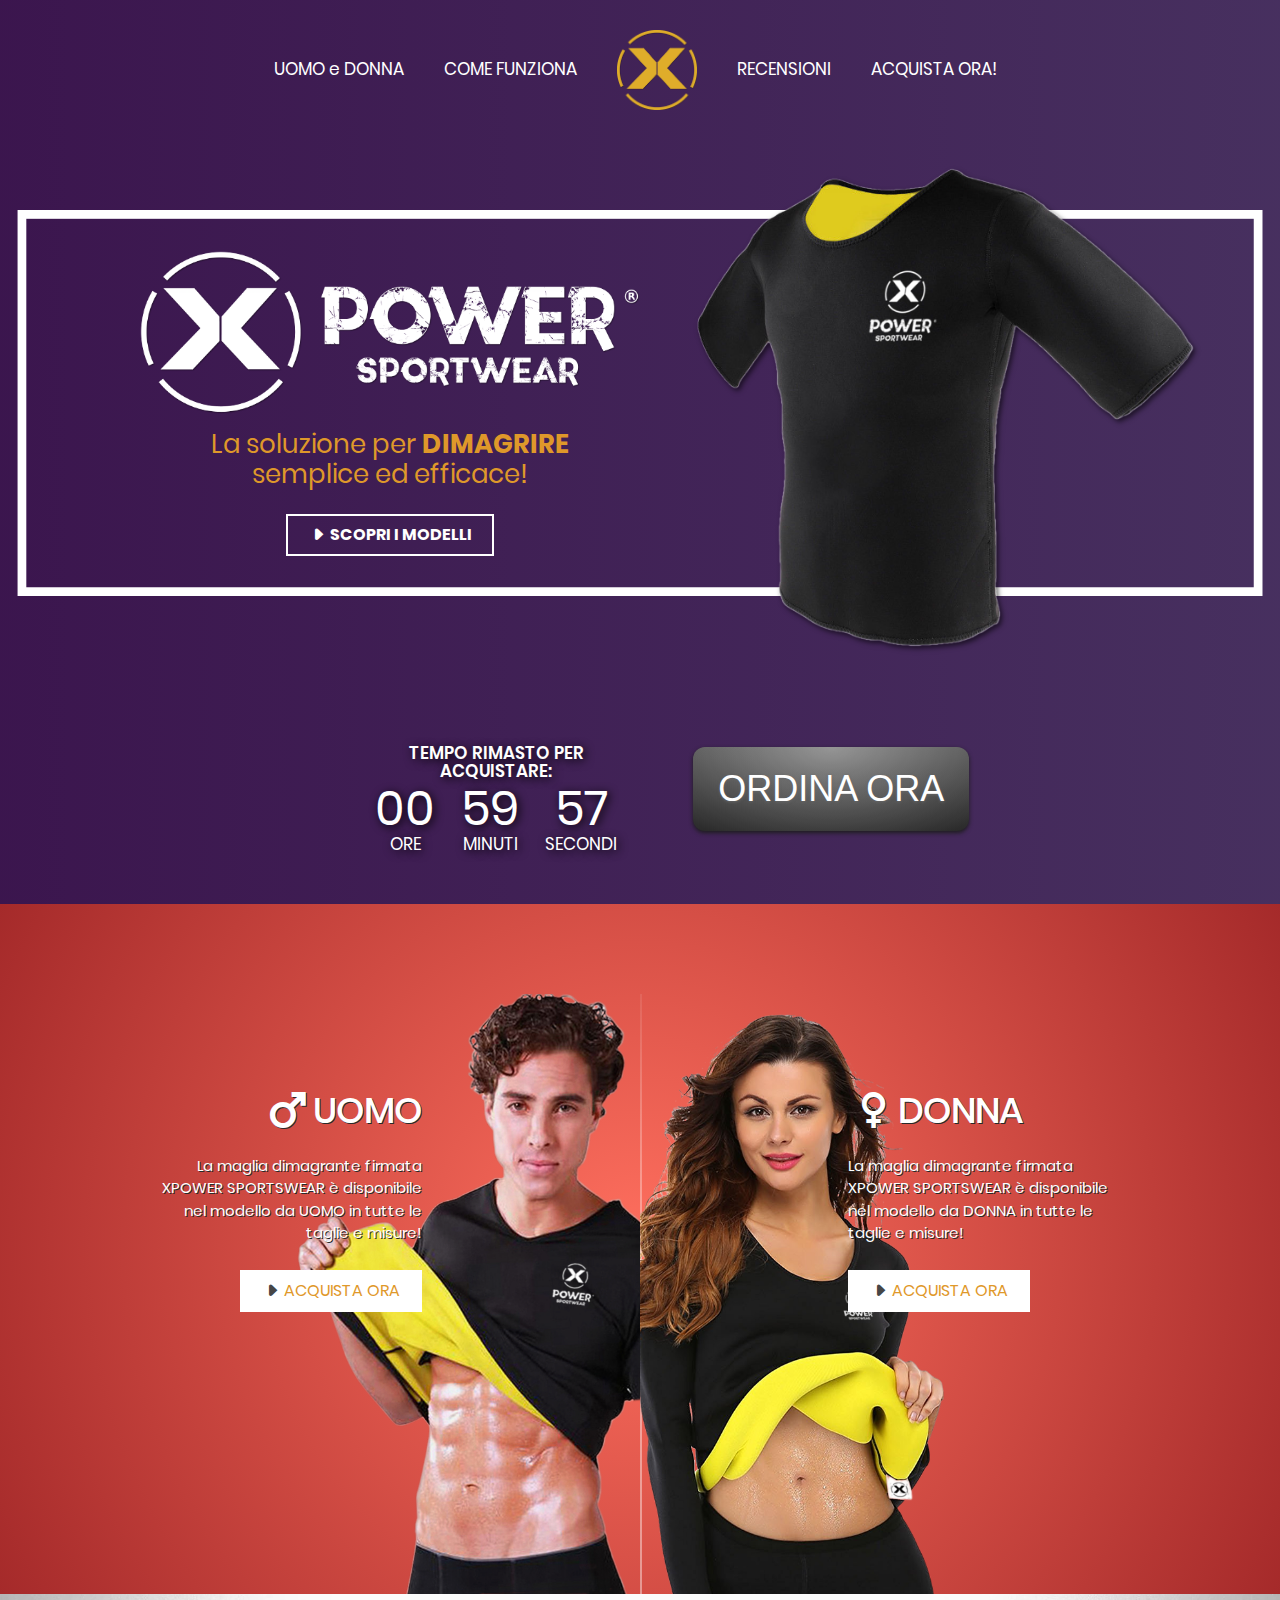
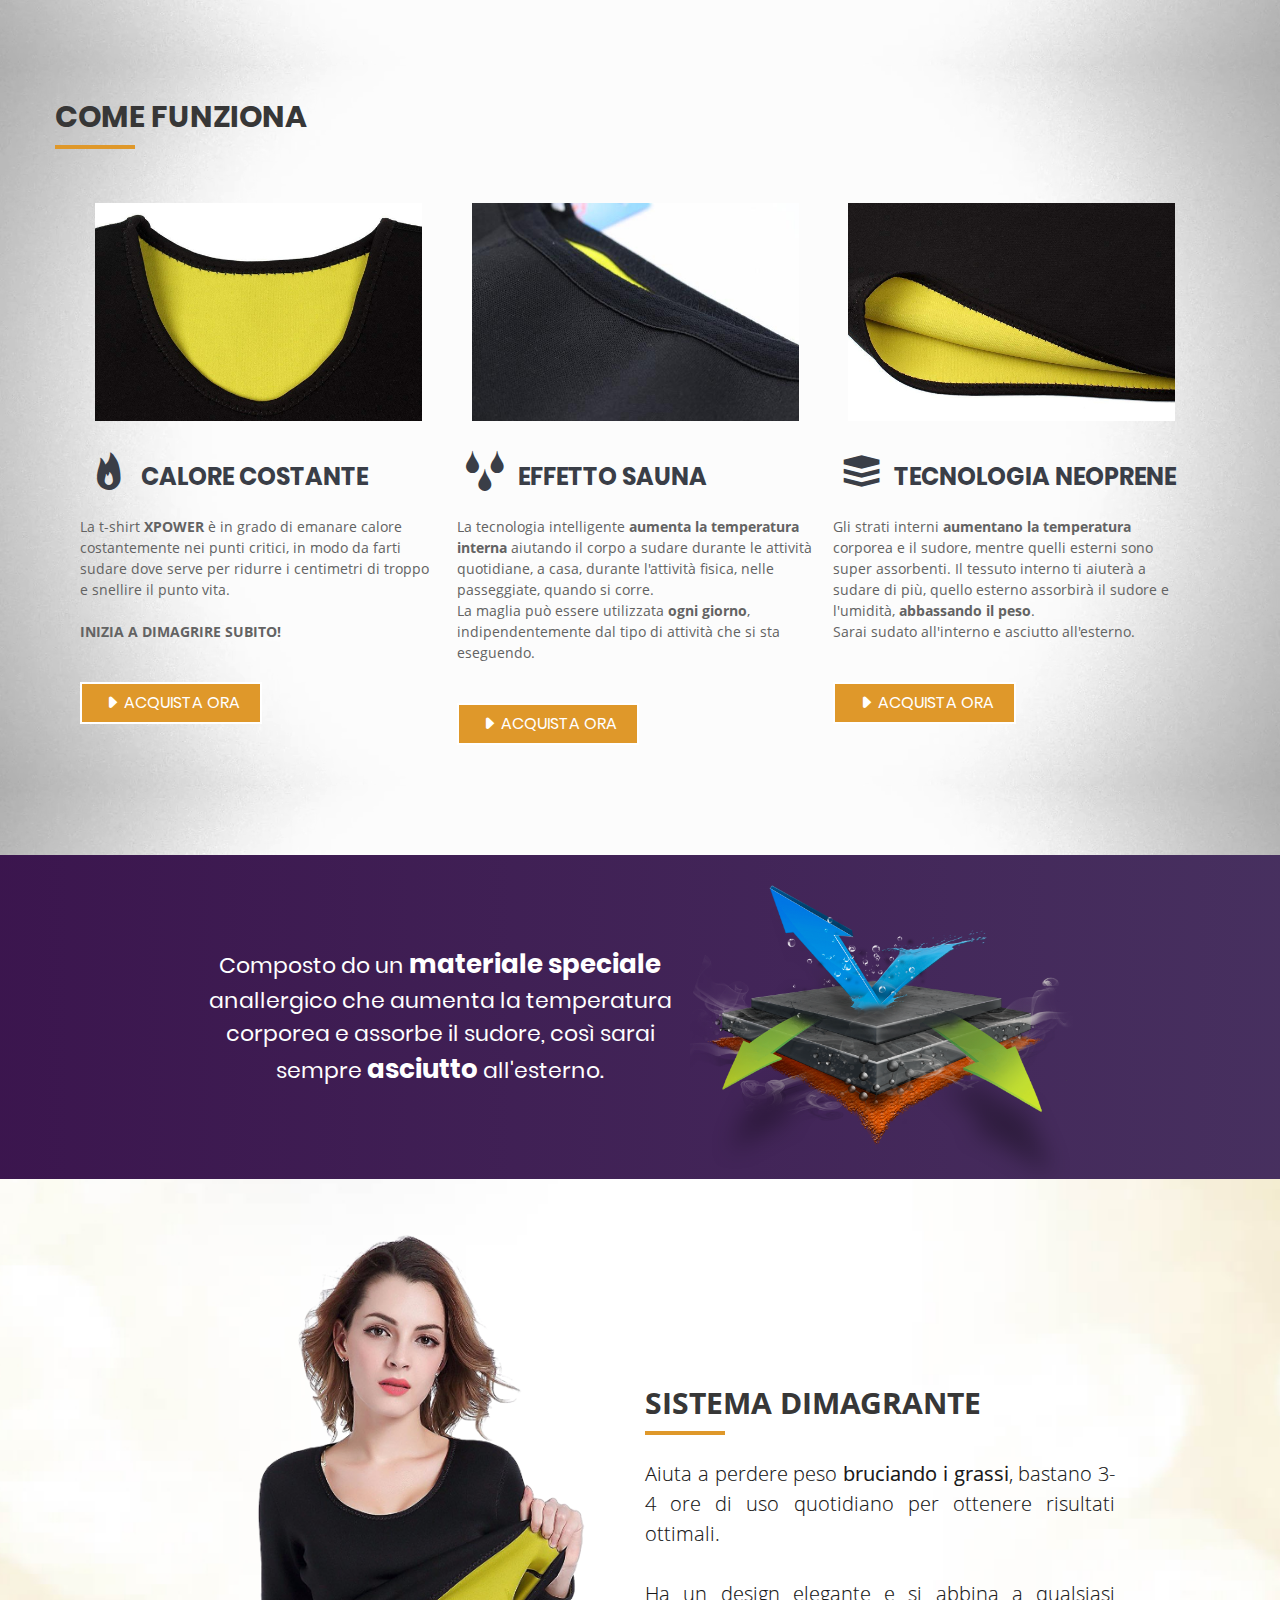
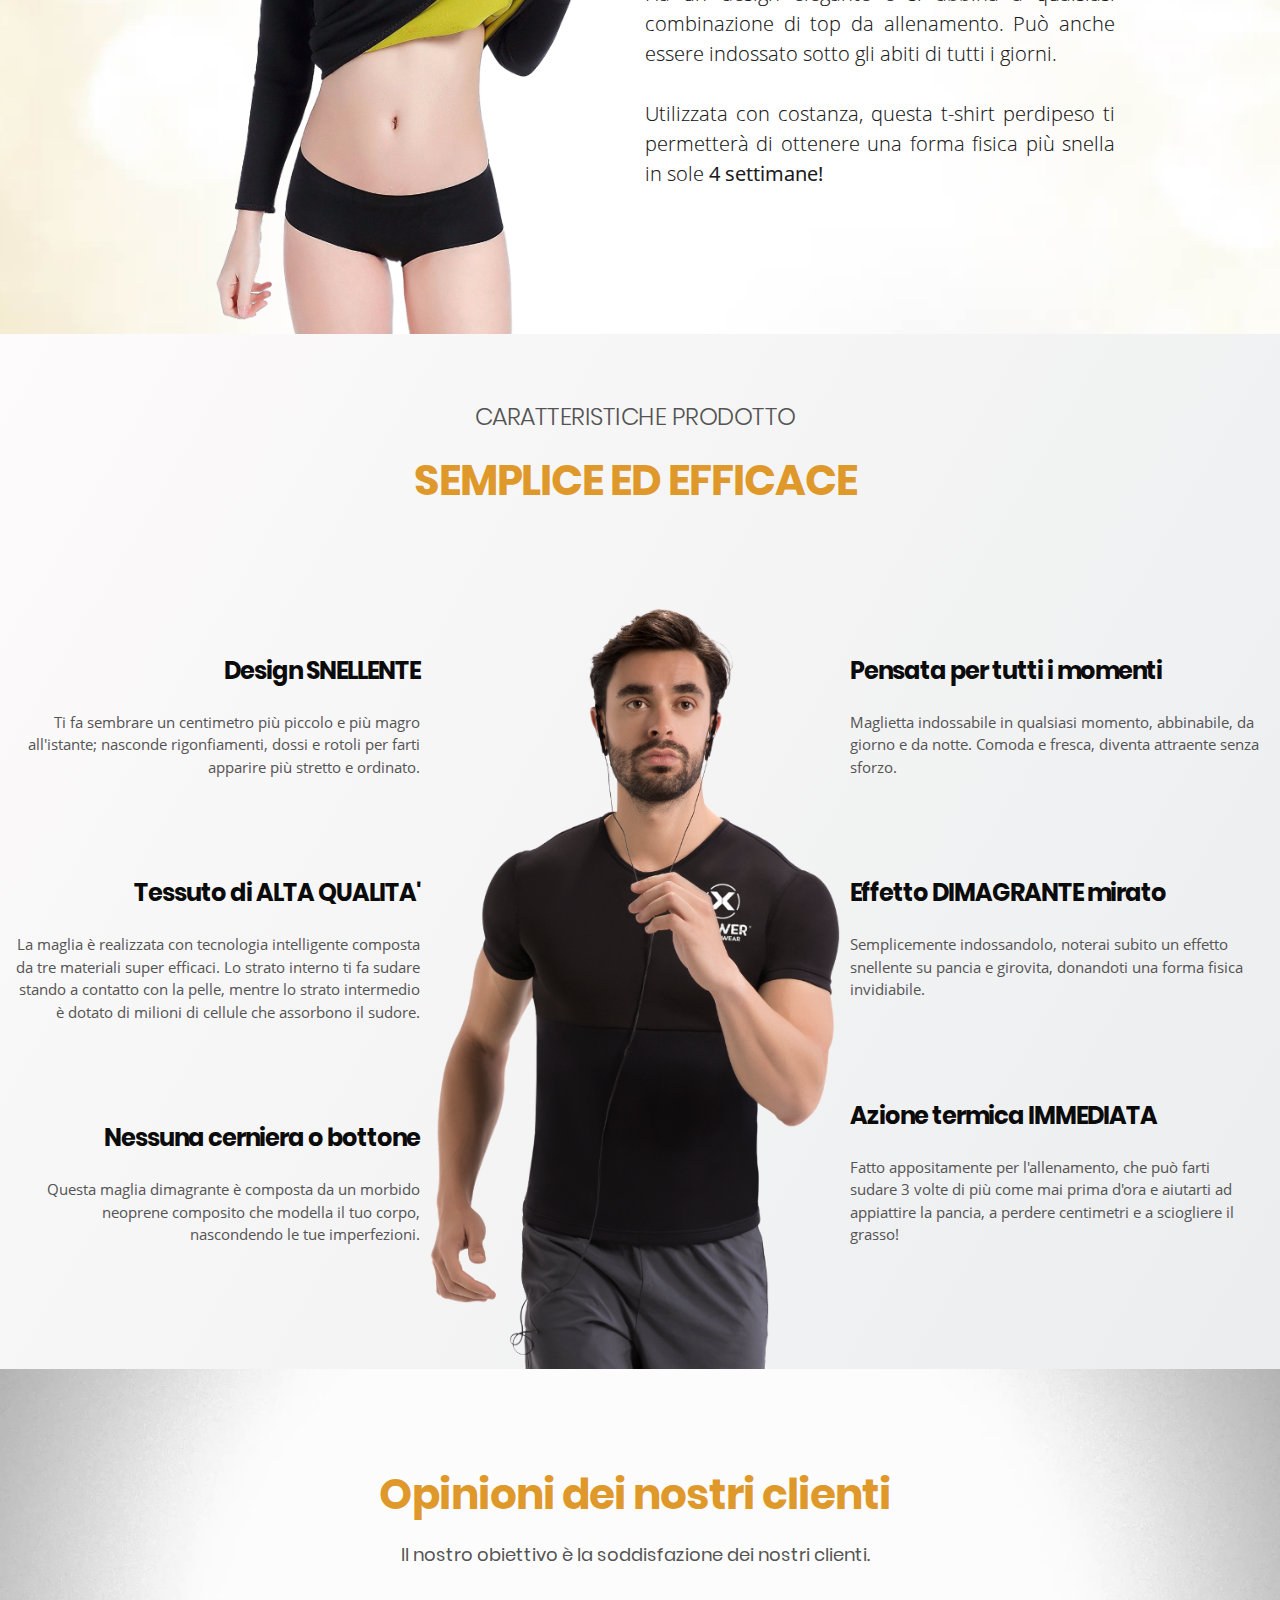
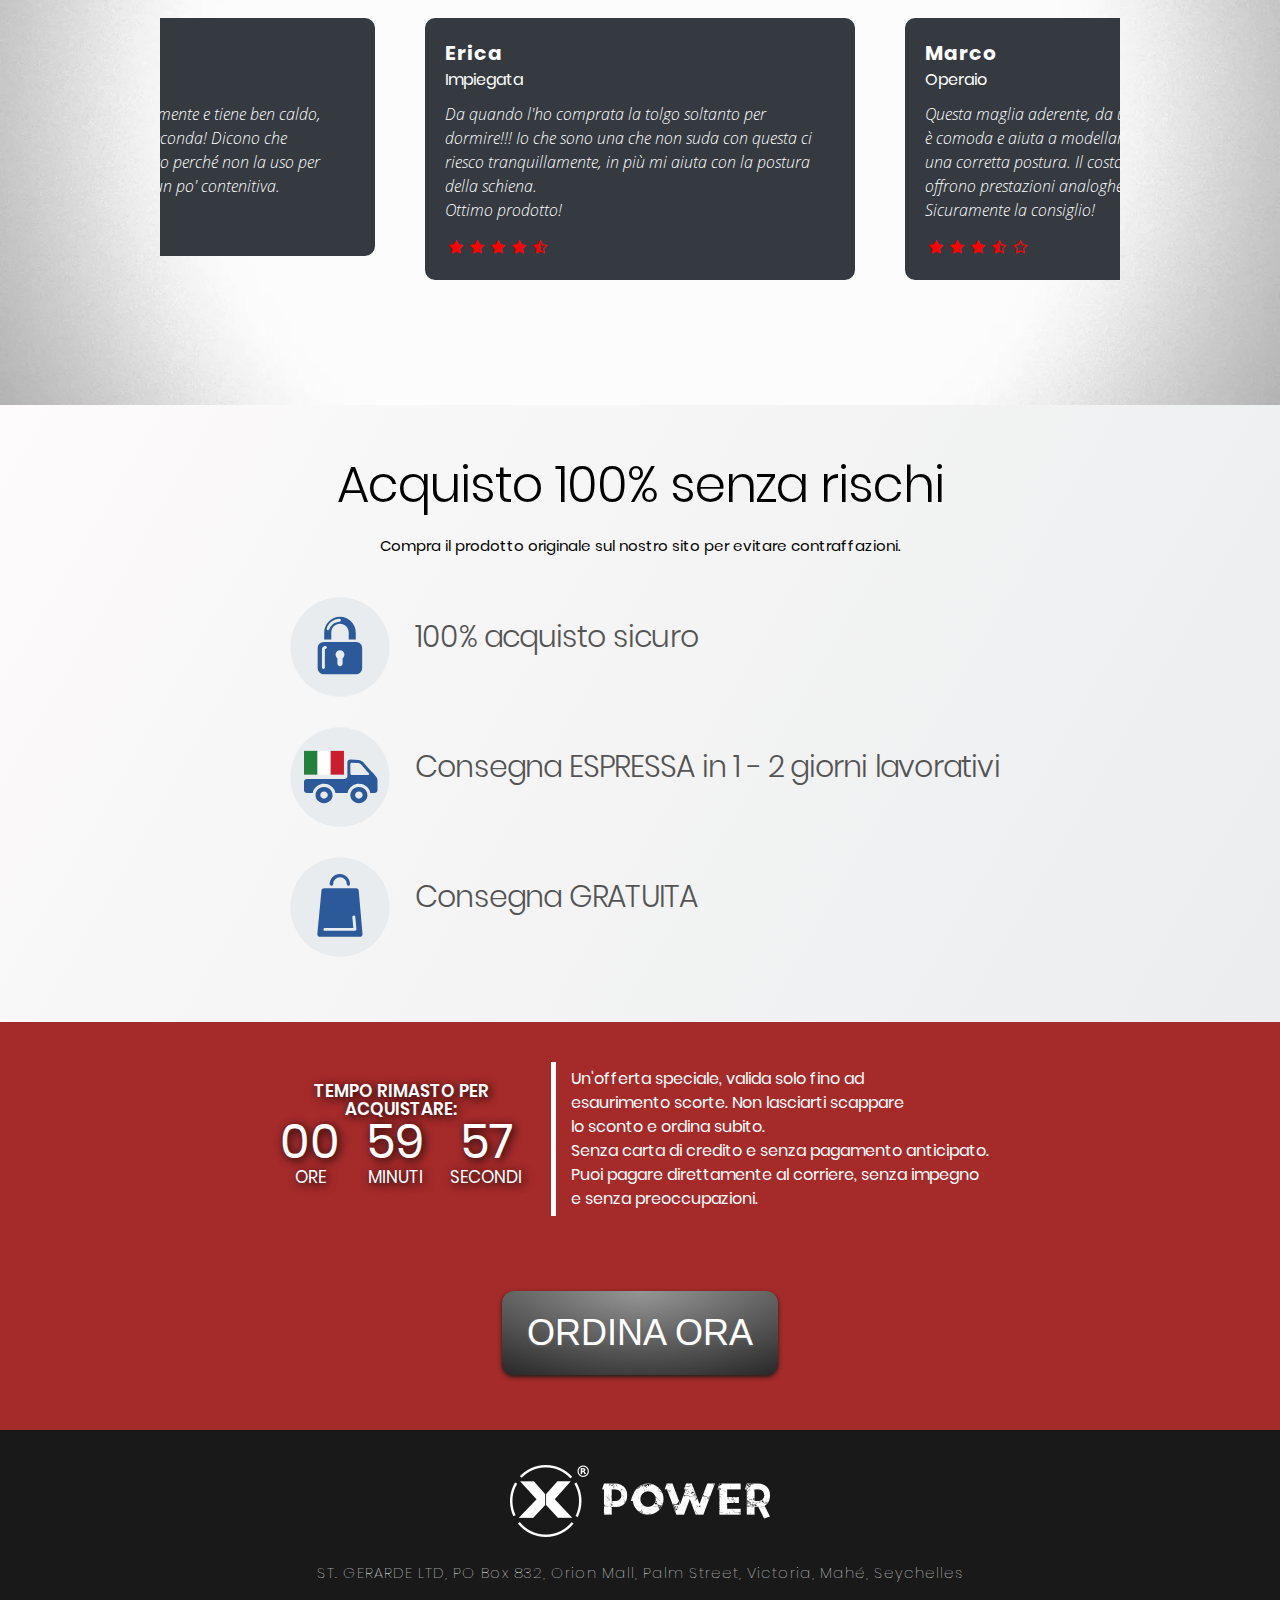
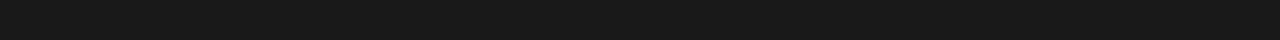
<file: index.html>
<!doctype html>
<html lang="it-IT">

<head>
    <meta charset="UTF-8">
    <title>XPOWER SPORTWEAR - Maglietta dimagrante</title>
    <meta name="description" content="La soluzione per DIMAGRIRE semplice ed efficace!">
    <meta http-equiv="X-UA-Compatible" content="IE=edge,chrome=1">
    <meta name="viewport" content="width=device-width, initial-scale=1.0">
    <meta name="description" content="XPOWER SPORTWEAR - Maglietta dimagrante">
    <!-- icons -->
    <link rel="apple-touch-icon" sizes="57x57" href="apple-icon-57x57.png">
    <link rel="apple-touch-icon" sizes="60x60" href="apple-icon-60x60.png">
    <link rel="apple-touch-icon" sizes="72x72" href="apple-icon-72x72.png">
    <link rel="apple-touch-icon" sizes="76x76" href="apple-icon-76x76.png">
    <link rel="apple-touch-icon" sizes="114x114" href="apple-icon-114x114.png">
    <link rel="apple-touch-icon" sizes="120x120" href="apple-icon-120x120.png">
    <link rel="apple-touch-icon" sizes="144x144" href="apple-icon-144x144.png">
    <link rel="apple-touch-icon" sizes="152x152" href="apple-icon-152x152.png">
    <link rel="apple-touch-icon" sizes="180x180" href="apple-icon-180x180.png">
    <link rel="icon" type="image/png" sizes="192x192" href="android-icon-192x192.png">
    <link rel="icon" type="image/png" sizes="32x32" href="favicon-32x32.png">
    <link rel="icon" type="image/png" sizes="96x96" href="favicon-96x96.png">
    <link rel="icon" type="image/png" sizes="16x16" href="favicon-16x16.png">
    <link rel="manifest" href="manifest.json">
    <meta name="msapplication-TileColor" content="#ffffff">
    <meta name="msapplication-TileImage" content="ms-icon-144x144.png">
    <meta name="theme-color" content="#ffffff">
    <!-- /icons -->
    <!-- libs -->
    <script type='text/javascript' src='jquery-1.12.4.min.js'></script>
    <script type='text/javascript' src='flickity.pkgd.min.js'></script>
    <script src="timer.min.js"></script>
    <link rel='stylesheet' href='flickity.css' type='text/css' media='all' />
    <script type='text/javascript' src='jquery.countdown.min.js'></script>
    <script type='text/javascript' src='jquery.transform2d.js'></script>
    <link rel='stylesheet' href='normalize.min.css' type='text/css' media='all' />
    <link rel='stylesheet' href='flexboxgrid.min.css' type='text/css' media='all' />
    <link rel='stylesheet' href='skeleton.min.css' type='text/css' media='all' />
    <link rel="stylesheet" type="text/css" href="fontawesome.min.css">
    <link rel='stylesheet' href='fontello.css' type='text/css' media='all' />
    <!-- /libs -->
    <!-- script -->
    <script type='text/javascript' src='main.js'></script>
    <!-- /script -->
    <!-- css -->
    <link rel='stylesheet' href='stylesheet.css' type='text/css' media='all' />
    <link rel='stylesheet' href='style.css' type='text/css' media='all' />
    <link rel='stylesheet' href='responsive.css' type='text/css' media='all' />
    <!-- /css -->
</head>

<body>
    <!-- wrapper -->
    <div class="wrapper">

        <div id="header" class="purpleMesh">

            <div id="top-menu" class="">
                <div class="container row col-xs-12">
                    <div class="menu row col-xs-12 middle-xs center-xs">
                        <ul class="row col-xs-12 middle-xs center-xs">
                            <li><a href="#gender">UOMO e DONNA</a></li>
                            <li><a href="#box-banner">COME FUNZIONA</a></li>
                            <li>
                                <div class="logo pulse2">
                                    <img src="xpower_icon.png">
                                </div>
                            </li>
                            <li><a href="#opinions">RECENSIONI</a></li>
                            <li><a href="https://leadrock.com/URL-24711-D9D50#order_frame">ACQUISTA ORA!</a></li>
                        </ul>
                    </div>
                </div>
            </div>

            <div class="header-carousel">
                <div class="carousel-cell cell-1">
                    <div class="content row col-xs-12">
                        <div class="wrapper row col-xs-12">
                            <div class="logo row col-md-6 col-xs-12 end-md center-xs middle-xs">
                                <div class="content">
                                    <img src="xpower_sportwear.png">
                                    <div class="text col-xs-12">
                                        La soluzione per <b>DIMAGRIRE</b><br>semplice ed efficace!
                                    </div>
                                    <div class="secondImage row col-xs-12 center-xs middle-xs">
                                        <img src="maglia_shadow.png">
                                    </div>
                                    <div class="cornerButton col-xs-12">
                                        <a href="#gender">
                                            <i class="icon icon-play"></i>SCOPRI I MODELLI
                                        </a>
                                    </div>
                                </div>
                            </div>
                            <div class="image row col-md-6 col-xs-12 center-xs middle-xs">
                                <img src="maglia_shadow.png">
                            </div>
                        </div>
                    </div>
                </div>

                <div class="carousel-cell cell-2">
                    <div class="content row col-xs-12">
                        <div class="wrapper row col-xs-12">
                            <div class="image row col-md-6 col-xs-12 center-xs middle-xs">
                                <img src="maglia_shadow_2.png">
                            </div>
                            <div class="logo row col-md-6 col-xs-12 start-md center-xs middle-xs">
                                <div class="content">
                                    <img src="xpower_sportwear.png">
                                    <div class="text col-xs-12">
                                        La soluzione per <b>DIMAGRIRE</b><br>semplice ed efficace!
                                    </div>
                                    <div class="secondImage row col-xs-12 center-xs middle-xs">
                                        <img src="maglia_shadow_2.png">
                                    </div>
                                    <div class="cornerButton col-xs-12">
                                        <a href="#gender">
                                            <i class="icon icon-play"></i>SCOPRI I MODELLI
                                        </a>
                                    </div>
                                </div>
                            </div>
                        </div>
                    </div>
                </div>

            </div>

            <div class="countdown_button row col-xs-12 center-xs middle-xs">
                <div class="content row col-xs-12 center-xs middle-xs">
                    <div class="countdown row col-sm-7 col-xs-12 center-xs middle-xs">
                        <div id="time" class="time">
                            <div class="timer__tx center">TEMPO RIMASTO PER ACQUISTARE:</div>
                            <ul>
                                <li>00
                                    <div class="podp">ORE</div>
                                </li>
                                <li>59
                                    <div class="podp">MINUTI</div>
                                </li>
                                <li>45
                                    <div class="podp">SECONDI</div>
                                </li>
                            </ul>
                        </div>
                    </div>
                    <div class="btn row col-sm-5 col-xs-12 center-xs middle-xs">
                        <a href="https://leadrock.com/URL-24711-D9D50#order_frame" title="ORDINA ORA">
                            <div class="mybutton">ORDINA ORA</div>
                        </a>
                    </div>
                </div>
            </div>

        </div>

        <div id="gender" class="">
            <div class="container column-1400 row col-xs-12 center-xs">

                <div class="man row col-md-6 col-sm-6 col-xs-12">
                    <div class="description row col-xs-7 end-xs middle-xs">
                        <div class="content">
                            <div class="title">
                                <h3 class="title-men">
                                    <i class="icon icon-male"></i>UOMO
                                </h3>
                            </div>
                            <div class="text">
                                <p class="">
                                    La maglia dimagrante firmata XPOWER SPORTSWEAR è disponibile nel modello da UOMO in tutte le taglie e misure!
                                </p>
                                <div class="cornerButton">
                                    <i class="icon icon-play"></i><a href="https://leadrock.com/URL-24711-D9D50#order_frame">ACQUISTA
                                        ORA
                                    </a>
                                </div>
                            </div>
                        </div>
                    </div>
                    <div class="col-xs-5"></div>
                    <div class="character_img">
                        <img src="man_choices.png" alt="">
                    </div>
                </div>

                <div class="woman row col-md-6 col-sm-6 col-xs-12">
                    <div class="character_img">
                        <img src="woman_choices.png" alt="">
                    </div>
                    <div class="col-xs-5"></div>
                    <div class="description row col-xs-7 start-xs middle-xs">
                        <div class="content">
                            <h3 class="title-men">
                                <i class="icon icon-female"></i>DONNA
                            </h3>
                            <div class="text">
                                <p class="">
                                    La maglia dimagrante firmata XPOWER SPORTSWEAR è disponibile nel modello da DONNA in tutte le taglie e misure!
                                </p>
                                <div class="cornerButton">
                                    <i class="icon icon-play"></i><a href="https://leadrock.com/URL-24711-D9D50#order_frame">ACQUISTA
                                        ORA
                                    </a>
                                </div>
                            </div>
                        </div>
                    </div>
                </div>

            </div>
        </div>

        <div id="box-banner" class="">
            <div class="content column-1200">
                <div class="innerTitle">
                    COME FUNZIONA
                </div>
                <ul class="row col-xs-12 center-xs top-xs">
                    <li class="row col-md-4 center-xs">
                        <div class="image">
                            <img src="box_1.jpg">
                        </div>
                        <div class="description">
                            <div class="title"><i class="icon icon-fire"></i>CALORE COSTANTE</div>
                            <div class="text">
                                La t-shirt <b>XPOWER</b> è in grado di emanare calore costantemente nei punti critici, in
                                modo da farti sudare dove serve per ridurre i centimetri di troppo e snellire il punto vita.
                                <br>
                                <br>
                                <b>INIZIA A DIMAGRIRE SUBITO!</b>
                            </div>
                            <div class="cornerButton"><i class="icon icon-play"></i><a href="https://leadrock.com/URL-24711-D9D50#order_frame">ACQUISTA
                                    ORA
                                </a></div>
                        </div>
                    </li>
                    <li class="row col-md-4 center-xs">
                        <div class="image">
                            <img src="box_3.jpg">
                        </div>
                        <div class="description">
                            <div class="title"><i class="icon icon-water"></i>EFFETTO SAUNA</div>
                            <div class="text">
                                La tecnologia intelligente <b>aumenta la temperatura interna</b> aiutando il corpo a sudare
                                durante le attività quotidiane, a casa, durante l'attività fisica, nelle passeggiate, quando
                                si corre.
                                <br> La maglia può essere utilizzata <b>ogni giorno</b>, indipendentemente dal tipo di attività
                                che si sta eseguendo.
                            </div>
                            <div class="cornerButton"><i class="icon icon-play"></i><a href="https://leadrock.com/URL-24711-D9D50#order_frame">ACQUISTA
                                    ORA
                                </a></div>
                        </div>
                    </li>
                    <li class="row col-md-4 center-xs">
                        <div class="image">
                            <img src="box_2.jpg">
                        </div>
                        <div class="description">
                            <div class="title"><i class="icon icon-layers"></i>TECNOLOGIA NEOPRENE</div>
                            <div class="text">
                                Gli strati interni <b>aumentano la temperatura</b> corporea e il sudore, mentre quelli esterni
                                sono super assorbenti. Il tessuto interno ti aiuterà a sudare di più, quello esterno assorbirà
                                il sudore e l'umidità, <b>abbassando il peso</b>.
                                <br> Sarai sudato all'interno e asciutto all'esterno.
                            </div>
                            <div class="cornerButton"><i class="icon icon-play"></i><a href="https://leadrock.com/URL-24711-D9D50#order_frame">ACQUISTA
                                    ORA
                                </a></div>
                        </div>
                    </li>
                </ul>
            </div>
        </div>

        <div id="second-banner" class="purpleMesh">
            <div class="container row col-xs-12 center-xs middle-xs">
                <div class="text">
                    Composto do un <span>materiale speciale</span> anallergico che aumenta la temperatura corporea e assorbe
                    il sudore, così sarai sempre <span>asciutto</span> all'esterno.
                </div>
                <div class="image">
                    <img src="technology-scheme.png">
                </div>
            </div>
        </div>

        <div id="facts" class="">
            <div class="container row center-xs middle-xs">
                <div class="image col-md-6 col-xs-12 first-md last-xs">
                    <div class="facts-carousel">
                        <div class="carousel-cell row col-xs-12 bottom-xs center-xs">
                            <img src="facts_1.png">
                        </div>
                        <div class="carousel-cell row col-xs-12 bottom-xs center-xs">
                            <img src="facts_2.png">
                        </div>
                        <div class="carousel-cell row col-xs-12 bottom-xs center-xs">
                            <img src="facts_3.png">
                        </div>
                    </div>
                </div>
                <div class="description1 col-md-6 col-xs-12 middle-xs">
                    <div class="innerTitle">
                        SISTEMA DIMAGRANTE
                    </div>
                    Aiuta a perdere peso <b>bruciando i grassi</b>, bastano 3-4 ore di uso quotidiano per ottenere risultati
                    ottimali.
                    <br>
                    <br> Ha un design elegante e si abbina a qualsiasi combinazione di top da allenamento. Può anche essere
                    indossato sotto gli abiti di tutti i giorni.
                    <br>
                    <br> Utilizzata con costanza, questa t-shirt perdipeso ti permetterà di ottenere una forma fisica più
                    snella in sole <b>4 settimane!</b>
                </div>
            </div>
        </div>

        <div id="big-g" class="grayMesh_light">
            <div class="content row col-xs-12 center-xs">

                <div class="uppert-title row col-xs-12 center-xs">
                    <h5>CARATTERISTICHE PRODOTTO</h5>
                </div>

                <div class="main-title row col-xs-12 center-xs">
                    <h2>SEMPLICE ED EFFICACE</h2>
                </div>

                <div class="feature feature-s2 row col-xs-12 center-xs middle-xs">
                    <div class="left-text col-md-4 col-sm-6 end-md center-xs">
                        <div class="feature-item feature-item-a">
                            <h2>Design SNELLENTE</h2>
                            <p> Ti fa sembrare un centimetro più piccolo e più magro all'istante; nasconde rigonfiamenti,
                                dossi e rotoli per farti apparire più stretto e ordinato.</p>
                        </div>
                        <div class="feature-item feature-item-b">
                            <h2>Tessuto di ALTA QUALITA'</h2>
                            <p>La maglia è realizzata con tecnologia intelligente composta da tre materiali super efficaci.
                                Lo strato interno ti fa sudare stando a contatto con la pelle, mentre lo strato intermedio
                                è dotato di milioni di cellule che assorbono il sudore.</p>
                        </div>
                        <div class="feature-item feature-item-c">
                            <h2>Nessuna cerniera o bottone</h2>
                            <p>Questa maglia dimagrante è composta da un morbido neoprene composito che modella il tuo corpo,
                                nascondendo le tue imperfezioni. </p>
                        </div>
                    </div>
                    <div class="center-text col-md-4 col-xs-12">
                        <div class="big-g-carousel feature-img">
                            <div class="carousel-cell">
                                <img src="big-g.png">
                            </div>
                            <div class="carousel-cell">
                                <img src="big-g-2.png">
                            </div>
                        </div>
                    </div>
                    <div class="right-text col-md-4 col-sm-6 start-md center-xs">
                        <div class="feature-item feature-item-e">
                            <h2>Pensata per tutti i momenti</h2>
                            <p>Maglietta indossabile in qualsiasi momento, abbinabile, da giorno e da notte. Comoda e fresca,
                                diventa attraente senza sforzo.</p>
                        </div>
                        <div class="feature-item feature-item-f">
                            <h2>Effetto DIMAGRANTE mirato</h2>
                            <p>Semplicemente indossandolo, noterai subito un effetto snellente su pancia e girovita, donandoti
                                una forma fisica invidiabile.</p>
                        </div>
                        <div class="feature-item feature-item-g">
                            <h2>Azione termica IMMEDIATA</h2>
                            <p>Fatto appositamente per l'allenamento, che può farti sudare 3 volte di più come mai prima
                                d'ora e aiutarti ad appiattire la pancia, a perdere centimetri e a sciogliere il grasso!</p>
                        </div>
                    </div>
                </div>

            </div>
        </div>

        <div id="opinions">
            <div class="container">
                <h2 class="title row col-xs-12 center-xs">Opinioni dei nostri clienti</h2>
                <p class="subtitle row col-xs-12 center-xs">Il nostro obiettivo è la soddisfazione dei nostri clienti.</p>
                <div class="">
                    <div class="opinions-carousel feature-img">
                        <div class="carousel-cell">
                            <div class="box row col-xs-12">
                                <div class="title row col-xs-12">Erica</div>
                                <div class="subtitle row col-xs-12">Impiegata</div>
                                <div class="description row col-xs-12">
                                    Da quando l'ho comprata la tolgo soltanto per dormire!!! Io che sono una che non suda con questa ci riesco tranquillamente,
                                    in più mi aiuta con la postura della schiena.
                                    <br> Ottimo prodotto!
                                </div>
                                <div class="rating row col-xs-12">
                                    <i class="icon icon-star"></i>
                                    <i class="icon icon-star"></i>
                                    <i class="icon icon-star"></i>
                                    <i class="icon icon-star"></i>
                                    <i class="icon icon-star-half-alt"></i>
                                </div>
                            </div>
                        </div>
                        <div class="carousel-cell">
                            <div class="box row col-xs">
                                <div class="title row col-xs-12">Marco</div>
                                <div class="subtitle row col-xs-12">Operaio</div>
                                <div class="description row col-xs-12">Questa maglia aderente, da usare come una canottiera,
                                    è comoda e aiuta a modellare la siluohette e a favorire una corretta postura. Il costo,
                                    rispetto ad altre che offrono prestazioni analoghe, è molto vantaggioso. Sicuramente
                                    la consiglio!</div>
                                <div class="rating row col-xs-12">
                                    <i class="icon icon-star"></i>
                                    <i class="icon icon-star"></i>
                                    <i class="icon icon-star"></i>
                                    <i class="icon icon-star-half-alt"></i>
                                    <i class="icon icon-star-empty"></i>
                                </div>
                            </div>
                        </div>
                        <div class="carousel-cell">
                            <div class="box row col-xs">
                                <div class="title row col-xs-12">Gianna</div>
                                <div class="subtitle row col-xs-12">Casalinga</div>
                                <div class="description row col-xs-12">
                                    La maglia è arrivata il giorno dopo dell'ordine come previsto. La sto mettendo per andare a dormire e mi dà il giusto calore
                                    e comfort. Sono davvero contenta dell'acquisto.
                                </div>
                                <div class="rating row col-xs-12">
                                    <i class="icon icon-star"></i>
                                    <i class="icon icon-star"></i>
                                    <i class="icon icon-star"></i>
                                    <i class="icon icon-star"></i>
                                    <i class="icon icon-star"></i>
                                </div>
                            </div>
                        </div>
                        <div class="carousel-cell">
                            <div class="box row col-xs">
                                <div class="title row col-xs-12">Marcello</div>
                                <div class="subtitle row col-xs-12">Imprenditore</div>
                                <div class="description row col-xs-12">
                                    Questa maglia veste perfettamente e tiene ben caldo, infatti ne ho ordinata una seconda! Dicono che rimodelli anche, ma non
                                    lo so perché non la uso per questo, certamente è anche un po' contenitiva.
                                </div>
                                <div class="rating row col-xs-12">
                                    <i class="icon icon-star"></i>
                                    <i class="icon icon-star"></i>
                                    <i class="icon icon-star"></i>
                                    <i class="icon icon-star"></i>
                                    <i class="icon icon-star-empty"></i>
                                </div>
                            </div>
                        </div>
                    </div>
                </div>
            </div>
        </div>

        <div id="secureShopping" class="grayMesh_light">
            <div class="container row col-xs-12 center-xs">
                <div class="content">
                    <h1 class="title">Acquisto 100% senza rischi</h1>
                    <p class="subtitle">Compra il prodotto originale sul nostro sito per evitare contraffazioni.</p>
                    <div class="list">
                        <ul>
                            <li class="row col-xs-12 middle-xs start-md center-xs">
                                <img src="lock.svg" alt="">
                                <div class="opt-con">
                                    <h4>100% acquisto sicuro</h4>
                                </div>
                            </li>
                            <li class="row col-xs-12 middle-xs start-md center-xs">
                                <img src="delivery.svg" alt="">
                                <div class="opt-con">
                                    <h4>Consegna ESPRESSA in 1 - 2 giorni lavorativi</h4>
                                </div>
                            </li>
                            <li class="row col-xs-12 middle-xs start-md center-xs">
                                <img src="free_bag.svg" alt="">
                                <div class="opt-con">
                                    <h4>Consegna GRATUITA</h4>
                                </div>
                            </li>
                        </ul>
                    </div>
                </div>
            </div>
        </div>

        <div id="order">
            <!-- order -->
            <div id="countdown">
                <!-- countdown -->
                <div class="container">
                    <div class="content">
                        <div class="countdown">
                            <div id="time" class="time">
                                <div class="timer__tx center">TEMPO RIMASTO PER ACQUISTARE:</div>
                                <ul>
                                    <li>00
                                        <div class="podp">ORE</div>
                                    </li>
                                    <li>00
                                        <div class="podp">MINUTI</div>
                                    </li>
                                    <li>00
                                        <div class="podp">SECONDI</div>
                                    </li>
                                </ul>
                            </div>
                        </div>
                        <div class="text">
                            Un'offerta speciale, valida solo fino ad
                            <br> esaurimento scorte. Non lasciarti scappare
                            <br> lo sconto e ordina subito.
                            <br> Senza carta di credito e senza pagamento anticipato.
                            <br> Puoi pagare direttamente al corriere, senza impegno
                            <br> e senza preoccupazioni.
                        </div>
                    </div>
                </div>
            </div>
            <div class="container">
                <center><a href="https://leadrock.com/URL-24711-D9D50#order_frame" title="ORDINA ORA">
                    <div class="mybutton">ORDINA ORA</div>
                </a></center>
            </div>
        </div>

        <div id="footer">
            <div class="container">
                <div class="footer-logo">
                    <img src="footer_logo_white.png" alt="XPOWER">
                </div>
                <div class="description">
                    <p>ST. GERARDE LTD, PO Box 832, Orion Mall, Palm Street, Victoria, Mahé, Seychelles</p>
                </div>
            </div>
        </div>

    </div>
    <!-- /wrapper -->
</body>

</html>
</file>
<file: fontello.css>
@font-face {
  font-family: 'fontello';
  src: url('fontello.eot');
  src: url('fontello.eot') format('embedded-opentype'),
       url('fontello.woff2.html') format('woff2'),
       url('fontello.woff') format('woff'),
       url('fontello.ttf') format('truetype'),
       url('fontello.svg') format('svg');
  font-weight: normal;
  font-style: normal;
}
/* Chrome hack: SVG is rendered more smooth in Windozze. 100% magic, uncomment if you need it. */
/* Note, that will break hinting! In other OS-es font will be not as sharp as it could be */
/*
@media screen and (-webkit-min-device-pixel-ratio:0) {
  @font-face {
    font-family: 'fontello';
    src: url('../fontello.svg?53983676#fontello') format('svg');
  }
}
*/
 
 [class^="icon-"]:before, [class*=" icon-"]:before {
  font-family: "fontello";
  font-style: normal;
  font-weight: normal;
  speak: none;
 
  display: inline-block;
  text-decoration: inherit;
  width: 1em;
  margin-right: .2em;
  text-align: center;
  /* opacity: .8; */
 
  /* For safety - reset parent styles, that can break glyph codes*/
  font-variant: normal;
  text-transform: none;
 
  /* fix buttons height, for twitter bootstrap */
  line-height: 1em;
 
  /* Animation center compensation - margins should be symmetric */
  /* remove if not needed */
  margin-left: .2em;
 
  /* you can be more comfortable with increased icons size */
  /* font-size: 120%; */
 
  /* Font smoothing. That was taken from TWBS */
  -webkit-font-smoothing: antialiased;
  -moz-osx-font-smoothing: grayscale;
 
  /* Uncomment for 3D effect */
  /* text-shadow: 1px 1px 1px rgba(127, 127, 127, 0.3); */
}
 
.icon-male:before { content: '\e800'; } /* '' */
.icon-female:before { content: '\e801'; } /* '' */
.icon-play:before { content: '\e802'; } /* '' */
.icon-mail:before { content: '\e803'; } /* '' */
.icon-star:before { content: '\e804'; } /* '' */
.icon-star-empty:before { content: '\e805'; } /* '' */
.icon-water:before { content: '\e806'; } /* '' */
.icon-layers:before { content: '\e807'; } /* '' */
.icon-star-half-alt:before { content: '\f123'; } /* '' */
.icon-fire:before { content: '\f525'; } /* '' */
</file>
<file: stylesheet.css>
@font-face {
    font-family: 'Poppins';
    src: url('Poppins-SemiBoldItalic.woff2.html') format('woff2'),
        url('Poppins-SemiBoldItalic.woff') format('woff');
    font-weight: 600;
    font-style: italic;
}

@font-face {
    font-family: 'Open Sans';
    src: url('OpenSans-LightItalic.woff2.html') format('woff2'),
        url('OpenSans-LightItalic.woff') format('woff');
    font-weight: 300;
    font-style: italic;
}

@font-face {
    font-family: 'Poppins';
    src: url('Poppins-ThinItalic.woff2.html') format('woff2'),
        url('Poppins-ThinItalic.woff') format('woff');
    font-weight: 100;
    font-style: italic;
}

@font-face {
    font-family: 'Open Sans';
    src: url('OpenSans-ExtraBold.woff2.html') format('woff2'),
        url('OpenSans-ExtraBold.woff') format('woff');
    font-weight: 800;
    font-style: normal;
}

@font-face {
    font-family: 'Poppins';
    src: url('Poppins-ExtraLightItalic.woff2.html') format('woff2'),
        url('Poppins-ExtraLightItalic.woff') format('woff');
    font-weight: 200;
    font-style: italic;
}

@font-face {
    font-family: 'Open Sans';
    src: url('OpenSans-Regular.woff2.html') format('woff2'),
        url('OpenSans-Regular.woff') format('woff');
    font-weight: normal;
    font-style: normal;
}

@font-face {
    font-family: 'Poppins';
    src: url('Poppins-ExtraBoldItalic.woff2.html') format('woff2'),
        url('Poppins-ExtraBoldItalic.woff') format('woff');
    font-weight: 800;
    font-style: italic;
}

@font-face {
    font-family: 'Open Sans';
    src: url('OpenSans-BoldItalic.woff2.html') format('woff2'),
        url('OpenSans-BoldItalic.woff') format('woff');
    font-weight: bold;
    font-style: italic;
}

@font-face {
    font-family: 'Poppins';
    src: url('Poppins-Bold.woff2.html') format('woff2'),
        url('Poppins-Bold.woff') format('woff');
    font-weight: bold;
    font-style: normal;
}

@font-face {
    font-family: 'Poppins';
    src: url('Poppins-ExtraLight.woff2.html') format('woff2'),
        url('Poppins-ExtraLight.woff') format('woff');
    font-weight: 200;
    font-style: normal;
}

@font-face {
    font-family: 'Poppins';
    src: url('Poppins-MediumItalic.woff2.html') format('woff2'),
        url('Poppins-MediumItalic.woff') format('woff');
    font-weight: 500;
    font-style: italic;
}

@font-face {
    font-family: 'Poppins';
    src: url('Poppins-ExtraBold.woff2.html') format('woff2'),
        url('Poppins-ExtraBold.woff') format('woff');
    font-weight: 800;
    font-style: normal;
}

@font-face {
    font-family: 'Poppins';
    src: url('Poppins-LightItalic.woff2.html') format('woff2'),
        url('Poppins-LightItalic.woff') format('woff');
    font-weight: 300;
    font-style: italic;
}

@font-face {
    font-family: 'Poppins';
    src: url('Poppins-BlackItalic.woff2.html') format('woff2'),
        url('Poppins-BlackItalic.woff') format('woff');
    font-weight: 900;
    font-style: italic;
}

@font-face {
    font-family: 'Poppins';
    src: url('Poppins-Regular.woff2.html') format('woff2'),
        url('Poppins-Regular.woff') format('woff');
    font-weight: normal;
    font-style: normal;
}

@font-face {
    font-family: 'Open Sans';
    src: url('OpenSans-SemiBoldItalic.woff2.html') format('woff2'),
        url('OpenSans-SemiBoldItalic.woff') format('woff');
    font-weight: 600;
    font-style: italic;
}

@font-face {
    font-family: 'Poppins';
    src: url('Poppins-Light.woff2.html') format('woff2'),
        url('Poppins-Light.woff') format('woff');
    font-weight: 300;
    font-style: normal;
}

@font-face {
    font-family: 'Poppins';
    src: url('Poppins-SemiBold.woff2.html') format('woff2'),
        url('Poppins-SemiBold.woff') format('woff');
    font-weight: 600;
    font-style: normal;
}

@font-face {
    font-family: 'Poppins';
    src: url('Poppins-Italic.woff2.html') format('woff2'),
        url('Poppins-Italic.woff') format('woff');
    font-weight: normal;
    font-style: italic;
}

@font-face {
    font-family: 'Open Sans';
    src: url('OpenSans-Bold.woff2.html') format('woff2'),
        url('OpenSans-Bold.woff') format('woff');
    font-weight: bold;
    font-style: normal;
}

@font-face {
    font-family: 'Open Sans';
    src: url('OpenSans-ExtraBoldItalic.woff2.html') format('woff2'),
        url('OpenSans-ExtraBoldItalic.woff') format('woff');
    font-weight: 800;
    font-style: italic;
}

@font-face {
    font-family: 'Poppins';
    src: url('Poppins-Medium.woff2.html') format('woff2'),
        url('Poppins-Medium.woff') format('woff');
    font-weight: 500;
    font-style: normal;
}

@font-face {
    font-family: 'Open Sans';
    src: url('OpenSans-Italic.woff2.html') format('woff2'),
        url('OpenSans-Italic.woff') format('woff');
    font-weight: normal;
    font-style: italic;
}

@font-face {
    font-family: 'Poppins';
    src: url('Poppins-Black.woff2.html') format('woff2'),
        url('Poppins-Black.woff') format('woff');
    font-weight: 900;
    font-style: normal;
}

@font-face {
    font-family: 'Open Sans';
    src: url('OpenSans-Light.woff2.html') format('woff2'),
        url('OpenSans-Light.woff') format('woff');
    font-weight: 300;
    font-style: normal;
}

@font-face {
    font-family: 'Poppins';
    src: url('Poppins-BoldItalic.woff2.html') format('woff2'),
        url('Poppins-BoldItalic.woff') format('woff');
    font-weight: bold;
    font-style: italic;
}

@font-face {
    font-family: 'Open Sans';
    src: url('OpenSans-SemiBold.woff2.html') format('woff2'),
        url('OpenSans-SemiBold.woff') format('woff');
    font-weight: 600;
    font-style: normal;
}

@font-face {
    font-family: 'Poppins';
    src: url('Poppins-Thin.woff2.html') format('woff2'),
        url('Poppins-Thin.woff') format('woff');
    font-weight: 100;
    font-style: normal;
}
</file>
<file: style.css>
/*------------------------------------*\
    GENERAL
\*------------------------------------*/

*,
*:after,
*:before {
    -moz-box-sizing: border-box;
    box-sizing: border-box;
    -webkit-font-smoothing: antialiased;
    font-smoothing: antialiased;
    text-rendering: optimizeLegibility;
}

html {
    min-width: 350px;
}

html, body {
    height: 100%;
    width: 100%;
}

body {
    margin: 0;
    background-color: #fff;
    font-family: 'Poppins', sans-serif;
    color: #545454;  
    line-height: 1.5;
}

.wrapper {
    overflow: hidden;
}

a {
    color: #fff;
    text-decoration: none;
    outline: none;
}

a:focus,
a:hover,
a:active,
a:visited {
    color: #fff;
    text-decoration: unset;
    outline: none;
}

.clear:before,
.clear:after {
    content: ' ';
    display: table;
}

.clear:after {
    clear: both;
}

.clear {
    *zoom: 1;
}

img {
    max-width: 100%;
    max-height: 100%;
    vertical-align: bottom;
    height: auto;
    object-fit: contain;
}

input:focus {
    outline: 0;
    border: 1px solid #04A4CC;
}

ul {
    padding: 0;
    margin: 0;
}

span.b {
    font-weight: bold;
}

.column-1200 {
    max-width: 1200px;
    padding-left: 15px;
    padding-right: 15px;
    margin: auto;   
}

.column-1400 {
    max-width: 1400px;
    padding-left: 15px;
    padding-right: 15px;
    margin: auto;   
}

.grayMesh {
    background-color: #E4E4E1;
    background-image: radial-gradient(at top center, rgba(255,255,255,0.03) 0%, rgba(0,0,0,0.03) 100%), linear-gradient(to top, rgba(255,255,255,0.1) 0%, rgba(143,152,157,0.60) 100%); 
    background-blend-mode: normal, multiply;
}

.grayMesh_light {
    background-image: linear-gradient(120deg, #fdfbfb 0%, #ebedee 100%);
}

.purpleMesh {
    background: #41295a;  /* fallback for old browsers */
    background: -webkit-linear-gradient(to right, #2f0743f0, #41295af7);  /* Chrome 10-25, Safari 5.1-6 */
    background: linear-gradient(to right, #2f0743f0, #41295af7); /* W3C, IE 10+/ Edge, Firefox 16+, Chrome 26+, Opera 12+, Safari 7+ */
}

.innerTitle {
    font-size: 30px;
    color: #373737;
    text-align: left;
    padding-bottom: 30px;
    font-weight: bold;
}

.innerTitle::after {
    bottom: -6px;
    content: "";
    height: 4px;
    left: 0;
    position: relative;
    width: 80px;
    background-color: #df982a;
    display: block;
}


/*------------------------------------*\
    ANIMATION
\*------------------------------------*/

@keyframes slideInFromLeft {
    0% {
        transform: translateX(-100%);
        opacity: 0;
    }
    100% {
        transform: translateX(0);
        opacity: 1;
    }
}

@keyframes slideInFromRight {
    0% {
        transform: translateX(100%);
        opacity: 0;
    }
    100% {
        transform: translateX(0);
        opacity: 1;
    }
}

.pulse2 {
	-webkit-animation: pulse2 1s linear infinite;
	-moz-animation: pulse2 1s linear infinite;
	-ms-animation: pulse2 1s linear infinite;
	animation: pulse2 1s linear infinite;
}

@keyframes "pulse2" {
 0% {
    -webkit-transform: scale(1.1);
   	-moz-transform: scale(1.1);
   	-o-transform: scale(1.1);
   	-ms-transform: scale(1.1);
   	transform: scale(1.1);
 }
 50% {
    -webkit-transform: scale(0.8);
   	-moz-transform: scale(0.8);
   	-o-transform: scale(0.8);
   	-ms-transform: scale(0.8);
   	transform: scale(0.8);
 }
 100% {
    -webkit-transform: scale(1);
   	-moz-transform: scale(1);
   	-o-transform: scale(1);
   	-ms-transform: scale(1);
   	transform: scale(1);
 }
}

@-moz-keyframes pulse2 {
 0% {
   -moz-transform: scale(1.1);
   transform: scale(1.1);
 }
 50% {
   -moz-transform: scale(0.8);
   transform: scale(0.8);
 }
 100% {
   -moz-transform: scale(1);
   transform: scale(1);
 }

}

@-webkit-keyframes "pulse2" {
 0% {
   -webkit-transform: scale(1.1);
   transform: scale(1.1);
 }
 50% {
   -webkit-transform: scale(0.8);
   transform: scale(0.8);
 }
 100% {
   -webkit-transform: scale(1);
   transform: scale(1);
 }
}

@-ms-keyframes "pulse2" {
 0% {
   -ms-transform: scale(1.1);
   transform: scale(1.1);
 }
 50% {
   -ms-transform: scale(0.8);
   transform: scale(0.8);
 }
 100% {
   -ms-transform: scale(1);
   transform: scale(1);
 }
}


/*------------------------------------*\
    BUTTON
\*------------------------------------*/

.mybutton {
    display: inline-block;
    background: linear-gradient(to bottom, rgba(255,255,255,0.15) 0%, rgba(0,0,0,0.15) 100%), radial-gradient(at top center, rgba(255,255,255,0.40) 0%, rgba(0,0,0,0.40) 120%) #313131;
    border-radius: 12px;
    text-shadow: 0px 1px 3px #666666;
    box-shadow: 0px 2px 4px #1d1d1d;
    font-family: Arial;
    height: auto;
    color: #ffffff;
    font-size: 36px;
    padding: 15px 25px 15px 25px;
    text-decoration: none;
}

.mybutton:hover {
    background: linear-gradient(to bottom, rgba(255,255,255,0.15) 0%, rgba(0,0,0,0.15) 100%), radial-gradient(at top center, rgba(255,255,255,0.40) 0%, rgba(0,0,0,0.40) 120%) #828282;
    text-decoration: none;
    color: #fff;
}

.cornerButton {
    background: none repeat scroll 0 0 rgba(0, 0, 0, 0);
    width: auto;
    display: inline-block;
    font-size: 16px;
    height: 42px;
    padding: 0 20px;
    border: 2px solid #fff;
    color: #fff;
    text-transform: uppercase;
    line-height: 38px;
    position: relative;
    transition: all 0.3s ease 0s;
    -o-transition: all 0.3s ease 0s;
    -ms-transition: all 0.3s ease 0s;
    -moz-transition: all 0.3s ease 0s;
    -webkit-transition: all 0.3s ease 0s;
}

.cornerButton::after {
    content: "";
    height: 0;
    left: 0;
    position: absolute;
    top: 0;
    transition: all 0.3s ease 0s;
    -o-transition: all 0.3s ease 0s;
    -ms-transition: all 0.3s ease 0s;
    -moz-transition: all 0.3s ease 0s;
    -webkit-transition: all 0.3s ease 0s;
    width: 100%;
    z-index: -1;
    background: #fff;
}

.cornerButton:hover {
    color: #df982a;
    background-color: #fff;
}


/*------------------------------------*\
    countdown
\*------------------------------------*/

.countdown {
    height: 90px;
    text-align: center;
    color: #fff;
    text-shadow: 2px 2px 10px #000;
}

.countdown .time {
    width: 250px;
    font-size: 17px;
}

.countdown .time > div {
    line-height: 18px;
    margin-bottom: 5px;
    font-weight: 600;
}

.countdown .time ul {
    padding: 0px;
    margin: 0px;
    display: -webkit-box;
    display: -webkit-flex;
    display: -ms-flexbox;
    display: flex;
    -webkit-box-pack: center;
    -webkit-justify-content: center;
    -ms-flex-pack: center;
    justify-content: center;
}

.countdown .time ul li {
    line-height: 1;
    font-size: 48px;
    text-align: center;
    margin: 0 13px;
    list-style-type: none;
    position: relative;
}

.countdown .time ul li .podp {
    display: block;
    position: relative;
    font-size: 17px;
    margin-top: 3px;
}

#countdown .container {
    padding: 0;
    padding-top: 40px;
    padding-bottom: 0;
    text-align: center;
}

#countdown .container .content {
    display: flex;
    flex-wrap: wrap;
    align-items: center;
    justify-content: center;
}

#countdown .container .content .text {
    float: left;
    display: flex;
    flex-wrap: wrap;
    align-items: center;
    justify-content: center;
    padding: 5px 15px 5px 15px;
    margin-bottom: 25px;
    text-align: left;
    font-size: 16px;
    color: #fff;
    border-left: 5px solid #fff;
}

#countdown .container .content .countdown {
    margin: 0 25px 50px 0;
    float: left;
}

#countdown .container .content .countdown .time {
    margin: auto;
}


/*------------------------------------*\
    header & top-menu
\*------------------------------------*/

#top-menu {
    padding-top: 30px;
    padding-bottom: 40px;
}

#top-menu .menu ul {
    list-style: none;
}

#top-menu .menu ul li {
    display: inline-block;
    margin: 0;
    padding-right: 20px;
    padding-left: 20px;
    font-size: 17px;
    color: #fff;
}

#top-menu .menu ul li .logo {
    width: 80px;
}

#header {
    padding-left: 0;
    padding-right: 0;
    margin: 0;
}
  
#header .header-carousel .carousel-cell {
    width: 100%;
}

#header .header-carousel .content,
#header .header-carousel .wrapper {
    margin: 0;
    padding: 0;
}

#header .header-carousel .wrapper {
    background-image: url("full_border.png");
    background-position: center;
    background-repeat: no-repeat;
    background-size: contain;
}

#header .header-carousel .secondImage {
    display: none;
    margin-top: 25px;
    margin-bottom: 20px;
}

#header .header-carousel .logo {
    margin: 0;
    padding: 0;
}

#header .header-carousel .cell-1 {
    padding-bottom: 50px;
}

#header .header-carousel .cell-1 .logo {
    animation: 1s ease-out 0s 1 slideInFromLeft;
}

#header .header-carousel .cell-1 .image {
    animation: 1s ease-out 0s 1 slideInFromRight;
}

#header .header-carousel .cell-1 .logo img {
    max-width: 500px;
}

#header .header-carousel .cell-1 .logo .content {
    text-align: center;
}

#header .header-carousel .cell-1 .logo .text {
    font-size: 26px;
    line-height: 30px;
    color: #df982a;
    padding-top: 15px;
}

#header .header-carousel .cell-1 .image  img {
    max-width: 510px;
    padding-top: 15px;
    margin-left: -15px;
}

#header .countdown_button .content {
    max-width: 700px;
    padding-top: 20px;
    padding-bottom: 70px;
}

#header .cornerButton {
    margin-top: 25px;
    font-weight: bold;
}

#header .cornerButton:hover a {
    color: #df982a;
}

#header .header-carousel .cell-2 {
    padding-bottom: 50px;
}

#header .header-carousel .cell-2 .logo {
    animation: 1s ease-out 0s 1 slideInFromRight;
}

#header .header-carousel .cell-2 .image {
    animation: 1s ease-out 0s 1 slideInFromLeft;
}

#header .header-carousel .cell-2 .logo img {
    max-width: 490px;
}

#header .header-carousel .cell-2 .logo .content {
    text-align: center;
}

#header .header-carousel .cell-2 .logo .text {
    font-size: 26px;
    line-height: 30px;
    color: #df982a;
    padding-top: 15px;
}

#header .header-carousel .cell-2 .image  img {
    max-width: 510px;
    padding-top: 15px;
    margin-left: 80px;
}


/*--------------------------------------------------------*\
    gender
\*--------------------------------------------------------*/

#gender {
    background: #a52a2a;
    background: radial-gradient(circle,#ff6f5e,#a52a2a);
    color: #ffffff;
    padding-top: 90px;
}

#gender .woman,
#gender .man {
    position: relative;
    min-height: 600px;
    margin: 0;
}

#gender .woman {
    background: url(image_split.png) no-repeat scroll left bottom transparent;
}

#gender .description {
    z-index: 1;
    text-shadow: 1px 1px 0px #292929;
}

#gender .description .title-men {
    font-weight: 500;
}

#gender .character_img {
    bottom: 0;
    position: absolute;
    z-index: 0;
}

#gender .character_img img {
    height: 600px;
    animation: 1s ease-out 0s 1 slideInFromLeft;
}

#gender .woman .character_img img {
    height: 580px;
    animation: 1s ease-out 0s 1 slideInFromRight;
}

#gender .woman .character_img {
    left: 0;
}

#gender .man .character_img {
    right: 0;
}

#gender .cornerButton {
    background-color: #fff;
    text-shadow: none;
}

#gender .cornerButton:hover a {
    color: #000;
}

#gender .cornerButton i {
    color: #464646;
}

#gender .cornerButton a {
    color: #df982a;
}


/*--------------------------------------------------------*\
    box-banner
\*--------------------------------------------------------*/

#box-banner {
    padding-top: 100px;
    padding-bottom: 50px;
    background-image: url("light_gray.png");
    background-size: 100%;
    background-position: center;
}

#box-banner .innerTitle {
    padding-bottom: 60px;
    font-weight: bold;
}

#box-banner ul li {
    display: inline-block;
}

#box-banner ul li {
    padding-left: 15px;
    padding-right: 15px;
    max-width: 400px;
    padding-bottom: 50px;
}

#box-banner li .description {
    text-align: left;
    margin-top: 20px;
}

#box-banner li .description .title i {
    font-size: 40px;
    margin-right: 5px;
}

#box-banner li .description .title {
    color: #3a3e47;
    font-size: 24px;
    font-weight: bold;
    text-transform: uppercase;
    margin-bottom: 15px;;
}

#box-banner li .description .text {
    color: #636363;
    font-family: "Open Sans";
    font-size: 14px;
}

#box-banner li .description .cornerButton {
    margin-top: 40px;
    background-color: #df982a;
}

#box-banner li .description .cornerButton:hover {
    color: #000;
}

#box-banner li .image img {
    height: 218px;
}


/*--------------------------------------------------------*\
    second-banner
\*--------------------------------------------------------*/

#second-banner .text {
    font-size: 22px;
    color: white;
    float: right;
    max-width: 500px;
    padding: 30px 15px 30px 15px;
    animation: 1s ease-out 0s 1 slideInFromLeft;
}

#second-banner .text span {
    font-weight: bold;
    font-size: 26px;
}

#second-banner .image {
    max-width: 400px;
}

#second-banner .image img {
    padding-top: 30px;
    animation: 1s ease-out 0s 1 slideInFromRight;
}


/*--------------------------------------------------------*\
    facts
\*--------------------------------------------------------*/

#facts {
    position: relative;
    color: white;
    font-size: 20px;
    text-align: center;
    padding: 20px 0 0 0;
    margin: 0;
    width: 100%;
    background: url(home-bg-5.jpg);
    background-size: cover;
    background-position: center center;
    background-repeat: no-repeat;
}

#facts .carousel-cell {
    width: 100%;
}

#facts .container {
    margin-bottom: -5px;
    overflow: hidden;
}
    
#facts .description1 {
    text-align: justify;
    font-weight: 300;
    color: #191919;
    font-size: 20px;
    font-family: "Open Sans";
    text-shadow: 0px 0px 0px #c3c3c3;
}

#facts .description1 ul {
    padding-left: 30px;
    padding-top: 20px;
    padding-bottom: 20px;
}

#facts .description1 ul li {
    margin-bottom: 15px;
}

#facts .description1 ul li:last-child {
    margin-bottom: 0;
}

#facts .description1,
#facts .image {
    margin-top: 35px;
}

#facts .image {
    animation: 1s ease-out 0s 1 slideInFromLeft;
}

#facts .description1 {
    animation: 1s ease-out 0s 1 slideInFromRight;
}

#facts .image img {
    max-height: 700px;
    padding-left: 30px;
    padding-right: 30px;
}


/*--------------------------------------------------------*\
    big-g
\*--------------------------------------------------------*/

#big-g {
    padding-top: 70px;
}

#big-g .main-title {
    margin-bottom: 25px;
}

#big-g h2 {
    font-weight: bold;
    color: #df982a;
    margin-bottom: 25px;
}

#big-g .feature-item {
	position: relative;
	margin-top: 10px;
}

#big-g .feature-item:last-child {
	margin-top: 120px;
}

#big-g .feature-item h2 {
	font-size: 1.6em;
	color: #0b0b0b;
}

#big-g .feature-item::before {
	position: absolute;
	z-index: 1;
	content: url("http://l1723.offerteonline2017.com/landing/b-good/xsportwear/1/image/shapes/shape-h.png");
	right: -45%;
	top: 16px;
	width: 100%;
	height: 100%;
}

#big-g .feature-item-h:before {
	right: -101%;
	top: 8%;
}

#big-g .feature-item-i:before {
	content: url("shape-i.png");
	right: -100%;
	top: 0%;
}

#big-g .feature-item-j:before {
	content: url("shape-j.png");
	right: 80%;
	top: 11%;
}

#big-g .feature-item-k:before {
	content: url("shape-k.png");
	right: 161%;
	top: 10%;
}

#big-g .feature-s2 .feature-item {
	margin-top: 100px;
}

#big-g .feature-s2 .feature-item:first-child {
	margin-top: 0px;
}


#big-g .feature-s2 .feature-item-d {
	margin-top: 30px;
}


#big-g .feature-s2 .feature-img {
	margin-top: 50px;
}

#big-g .feature-s2 .feature-img img {
    max-height: 800px;
}

#big-g .carousel-cell {
    width: 100%;
}

#big-g .feature p {
    font-family: "Open Sans";
}


/*--------------------------------------------------------*\
    opinions
\*--------------------------------------------------------*/

#opinions {
    padding-top: 100px;
    padding-bottom: 100px;
    background-image: url("light_gray.png");
    background-size: 100%;
    background-position: center;
}

#opinions h2 {
    font-weight: bold;
    color: #df982a;
}

#opinions .subtitle {
    font-size: 18px;
}

#opinions .box {
    padding: 20px;
    background-color: #343a40;
    color: #fff;
    border-radius: 10px;
    margin: 0;
}

#opinions .box .title {
    font-size: 20px;
    font-weight: bold;
    letter-spacing: 1px;
}

#opinions .box .subtitle {
    font-size: 16px;
    margin-bottom: 10px;
}

#opinions .box .description {
    font-size: 16px;
    font-style: italic;
    font-weight: 300;
    font-family: "Open Sans";
}

#opinions .carousel-cell {
    width: 50%;
    padding: 25px;   
}

#opinions .rating {
    margin-top: 15px;
}

#opinions .rating .icon {
    color: red;
}


/*--------------------------------------------------------*\
    secureShopping
\*--------------------------------------------------------*/

#secureShopping {
    padding-top: 50px;
    padding-bottom: 50px;
}

#secureShopping .content {
    display: inline-block;
    text-align: left;
}

#secureShopping .title,
#secureShopping .subtitle {
    text-align: center;
    color: #000;
}

#secureShopping ul {
    list-style: none;
    margin-top: 30px;
}

#secureShopping ul li {
    margin: 0;
    padding-bottom: 10px;
}

#secureShopping ul li img {
    width: 120px;
    height: 120px;
    padding: 0;
    margin-right: 15px;
    float: left;
}


/*--------------------------------------------------------*\
    order
\*--------------------------------------------------------*/

#order {
    background: #a52a2a;
    background-position: center;
    margin-top: -5px;
}

#order > .container {
    padding: 0;
    padding-top: 50px;
    padding-bottom: 60px;
    text-align: center;
}

#order .container .center {
    max-width: 800px;
    margin: auto;
    display: flex;
    flex-wrap: wrap;
    align-items: center;
    justify-content: center;
}

#order iframe {
    height: 600px;
    width: 100%;
    background: white;
    border: 3px dashed #3a926c;
    padding-top: 20px;
}


/*--------------------------------------------------------*\
    footer
\*--------------------------------------------------------*/

#footer {
    position: relative;
    color: white;
    font-size: 15px;
    text-align: center;
    margin: 0;
    width: 100%;
    padding-top: 35px;
    padding-bottom: 30px;
    background-color: #191919;
    margin-top: -5px;
}

#footer .footer-logo {
    margin-bottom: 25px;
}

#footer .description {
    font-weight: lighter;
    letter-spacing: 1px;    
}

#footer a {
    display: block;
    margin-top: 2px;
    margin-bottom: 5px;
}

#footer a i {
    margin-right: 5px;
}

#footer a,
#footer a i {
    height: 18px;
    line-height: 18px;
}

label,
input,
select,
textarea {
    display: block;
    width: 100%;
}
/* 
input,
select,
textarea {
    border: 1px solid;
    border-radius: 5px;
    background-color: #fff;
} */
</file>
<file: responsive.css>
/*--------------------------------------------------------*\
    header
\*--------------------------------------------------------*/

@media screen and (max-width: 1100px) {
    #header .header-carousel .cell-1 .image img {
        max-width: 450px;
        margin-left: -10px;
    }

    #header .header-carousel .logo img {
        width: 60%;
    }

    #header .header-carousel .cell-1 .logo .text {
        font-size: 23px;
    }
}

@media only screen and (max-width: 64em) {/* md */
    #top-menu {
        display: none;
    }

    #header .header-carousel .wrapper {
        background-image: none;
    }

    #header .header-carousel .logo img {
        width: 100%;
    }

    #header .header-carousel .logo .content {
        width: 100%;
        margin-top: 30px;
    }

    #header .header-carousel .logo .text {
        padding-top: 30px !important;
    }

    #header .header-carousel .image {
        display: none;
    }

    #header .header-carousel .secondImage {
        display: block;
    }
}

@media only screen and (max-width: 48em) {/* sm */
    #header .countdown_button .btn {
        margin-top: 45px;
    }
}

@media only screen and (max-width: 550px) {
    #header .header-carousel .logo img {
        padding-left: 10px;
        padding-right: 10px;
    }
}


/*--------------------------------------------------------*\
    gender
\*--------------------------------------------------------*/

@media screen and (max-width: 1100px) {
    #gender .container {
        width: 100%;
    }
}

@media only screen and (max-width: 48em) {/* sm */
    #gender {
        padding-top: 50px;
    }

    #gender .woman {
        background: none;
    }

    #gender .column-1400 {
        padding: 0;
    }

    #gender .man {
        border-bottom: 1px solid black;
        margin-bottom: 40px;
    }
}


/*--------------------------------------------------------*\
    box-banner
\*--------------------------------------------------------*/

@media only screen and (max-width: 64em) {/* md */
    #box-banner {
        padding-bottom: 30px;
        padding-top: 80px;
    }

    #box-banner .innerTitle {
        max-width: 400px;
        margin: auto;
    }
}


/*--------------------------------------------------------*\
    big-g
\*--------------------------------------------------------*/

@media only screen and (max-width: 64em) {/* md */
    #big-g .feature .center-text {
        -webkit-box-ordinal-group: 2;
        -ms-flex-order: 1;
        order: 1;
    }

    #big-g .feature-item::before {
        content: none !important;
    }

    #big-g .main-title {
        margin-bottom: 45px;
    }
}

@media only screen and (max-width: 48em) {/* sm */
    #big-g .main-title {
        margin-bottom: 0;
    }

    #big-g .feature-s2 .feature-item,
    #big-g .feature-s2 .feature-item:first-child {
        margin-top: 60px;
        padding-left: 5px;
        padding-right: 5px;
    }
}


/*--------------------------------------------------------*\
    opinions
\*--------------------------------------------------------*/

@media screen and (max-width: 800px) {
    #opinions .carousel-cell {
        width: 100%;
    }
}

@media screen and (max-width: 600px) {
    #opinions {
        padding-top: 60px;
        padding-bottom: 60px;
    }

    #submit-button {
        font-size: 20px;
    }
}


/*--------------------------------------------------------*\
    secureShopping
\*--------------------------------------------------------*/

@media only screen and (max-width: 64em) {/* sm */
    #secureShopping .opt-con {
        width: 100%;
    }

    #secureShopping ul li img {
        margin-right: 0;
        margin-bottom: 15px;
    }
}


/*--------------------------------------------------------*\
    order
\*--------------------------------------------------------*/

@media only screen and (max-width: 550px) {
    #countdown .container .content .countdown {
        margin: 0 0 50px 0;
    }
}

@media only screen and (max-width: 399px) {
    #countdown .container .content .text {
        border-left: none;
    }
}
</file>
<file: flexboxgrid.min.css>
.container,.container-fluid{margin-right:auto;margin-left:auto}.container-fluid{padding-right:2rem;padding-left:2rem}.row{box-sizing:border-box;display:-webkit-box;display:-ms-flexbox;display:flex;-webkit-box-flex:0;-ms-flex:0 1 auto;flex:0 1 auto;-webkit-box-orient:horizontal;-webkit-box-direction:normal;-ms-flex-direction:row;flex-direction:row;-ms-flex-wrap:wrap;flex-wrap:wrap;margin-right:-.5rem;margin-left:-.5rem}.row.reverse{-webkit-box-orient:horizontal;-webkit-box-direction:reverse;-ms-flex-direction:row-reverse;flex-direction:row-reverse}.col.reverse{-webkit-box-orient:vertical;-webkit-box-direction:reverse;-ms-flex-direction:column-reverse;flex-direction:column-reverse}.col-xs,.col-xs-1,.col-xs-10,.col-xs-11,.col-xs-12,.col-xs-2,.col-xs-3,.col-xs-4,.col-xs-5,.col-xs-6,.col-xs-7,.col-xs-8,.col-xs-9,.col-xs-offset-0,.col-xs-offset-1,.col-xs-offset-10,.col-xs-offset-11,.col-xs-offset-12,.col-xs-offset-2,.col-xs-offset-3,.col-xs-offset-4,.col-xs-offset-5,.col-xs-offset-6,.col-xs-offset-7,.col-xs-offset-8,.col-xs-offset-9{box-sizing:border-box;-webkit-box-flex:0;-ms-flex:0 0 auto;flex:0 0 auto;padding-right:.5rem;padding-left:.5rem}.col-xs{-webkit-box-flex:1;-ms-flex-positive:1;flex-grow:1;-ms-flex-preferred-size:0;flex-basis:0;max-width:100%}.col-xs-1{-ms-flex-preferred-size:8.33333333%;flex-basis:8.33333333%;max-width:8.33333333%}.col-xs-2{-ms-flex-preferred-size:16.66666667%;flex-basis:16.66666667%;max-width:16.66666667%}.col-xs-3{-ms-flex-preferred-size:25%;flex-basis:25%;max-width:25%}.col-xs-4{-ms-flex-preferred-size:33.33333333%;flex-basis:33.33333333%;max-width:33.33333333%}.col-xs-5{-ms-flex-preferred-size:41.66666667%;flex-basis:41.66666667%;max-width:41.66666667%}.col-xs-6{-ms-flex-preferred-size:50%;flex-basis:50%;max-width:50%}.col-xs-7{-ms-flex-preferred-size:58.33333333%;flex-basis:58.33333333%;max-width:58.33333333%}.col-xs-8{-ms-flex-preferred-size:66.66666667%;flex-basis:66.66666667%;max-width:66.66666667%}.col-xs-9{-ms-flex-preferred-size:75%;flex-basis:75%;max-width:75%}.col-xs-10{-ms-flex-preferred-size:83.33333333%;flex-basis:83.33333333%;max-width:83.33333333%}.col-xs-11{-ms-flex-preferred-size:91.66666667%;flex-basis:91.66666667%;max-width:91.66666667%}.col-xs-12{-ms-flex-preferred-size:100%;flex-basis:100%;max-width:100%}.col-xs-offset-0{margin-left:0}.col-xs-offset-1{margin-left:8.33333333%}.col-xs-offset-2{margin-left:16.66666667%}.col-xs-offset-3{margin-left:25%}.col-xs-offset-4{margin-left:33.33333333%}.col-xs-offset-5{margin-left:41.66666667%}.col-xs-offset-6{margin-left:50%}.col-xs-offset-7{margin-left:58.33333333%}.col-xs-offset-8{margin-left:66.66666667%}.col-xs-offset-9{margin-left:75%}.col-xs-offset-10{margin-left:83.33333333%}.col-xs-offset-11{margin-left:91.66666667%}.start-xs{-webkit-box-pack:start;-ms-flex-pack:start;justify-content:flex-start;text-align:start}.center-xs{-webkit-box-pack:center;-ms-flex-pack:center;justify-content:center;text-align:center}.end-xs{-webkit-box-pack:end;-ms-flex-pack:end;justify-content:flex-end;text-align:end}.top-xs{-webkit-box-align:start;-ms-flex-align:start;align-items:flex-start}.middle-xs{-webkit-box-align:center;-ms-flex-align:center;align-items:center}.bottom-xs{-webkit-box-align:end;-ms-flex-align:end;align-items:flex-end}.around-xs{-ms-flex-pack:distribute;justify-content:space-around}.between-xs{-webkit-box-pack:justify;-ms-flex-pack:justify;justify-content:space-between}.first-xs{-webkit-box-ordinal-group:0;-ms-flex-order:-1;order:-1}.last-xs{-webkit-box-ordinal-group:2;-ms-flex-order:1;order:1}@media only screen and (min-width:48em){.container{width:49rem}.col-sm,.col-sm-1,.col-sm-10,.col-sm-11,.col-sm-12,.col-sm-2,.col-sm-3,.col-sm-4,.col-sm-5,.col-sm-6,.col-sm-7,.col-sm-8,.col-sm-9,.col-sm-offset-0,.col-sm-offset-1,.col-sm-offset-10,.col-sm-offset-11,.col-sm-offset-12,.col-sm-offset-2,.col-sm-offset-3,.col-sm-offset-4,.col-sm-offset-5,.col-sm-offset-6,.col-sm-offset-7,.col-sm-offset-8,.col-sm-offset-9{box-sizing:border-box;-webkit-box-flex:0;-ms-flex:0 0 auto;flex:0 0 auto;padding-right:.5rem;padding-left:.5rem}.col-sm{-webkit-box-flex:1;-ms-flex-positive:1;flex-grow:1;-ms-flex-preferred-size:0;flex-basis:0;max-width:100%}.col-sm-1{-ms-flex-preferred-size:8.33333333%;flex-basis:8.33333333%;max-width:8.33333333%}.col-sm-2{-ms-flex-preferred-size:16.66666667%;flex-basis:16.66666667%;max-width:16.66666667%}.col-sm-3{-ms-flex-preferred-size:25%;flex-basis:25%;max-width:25%}.col-sm-4{-ms-flex-preferred-size:33.33333333%;flex-basis:33.33333333%;max-width:33.33333333%}.col-sm-5{-ms-flex-preferred-size:41.66666667%;flex-basis:41.66666667%;max-width:41.66666667%}.col-sm-6{-ms-flex-preferred-size:50%;flex-basis:50%;max-width:50%}.col-sm-7{-ms-flex-preferred-size:58.33333333%;flex-basis:58.33333333%;max-width:58.33333333%}.col-sm-8{-ms-flex-preferred-size:66.66666667%;flex-basis:66.66666667%;max-width:66.66666667%}.col-sm-9{-ms-flex-preferred-size:75%;flex-basis:75%;max-width:75%}.col-sm-10{-ms-flex-preferred-size:83.33333333%;flex-basis:83.33333333%;max-width:83.33333333%}.col-sm-11{-ms-flex-preferred-size:91.66666667%;flex-basis:91.66666667%;max-width:91.66666667%}.col-sm-12{-ms-flex-preferred-size:100%;flex-basis:100%;max-width:100%}.col-sm-offset-0{margin-left:0}.col-sm-offset-1{margin-left:8.33333333%}.col-sm-offset-2{margin-left:16.66666667%}.col-sm-offset-3{margin-left:25%}.col-sm-offset-4{margin-left:33.33333333%}.col-sm-offset-5{margin-left:41.66666667%}.col-sm-offset-6{margin-left:50%}.col-sm-offset-7{margin-left:58.33333333%}.col-sm-offset-8{margin-left:66.66666667%}.col-sm-offset-9{margin-left:75%}.col-sm-offset-10{margin-left:83.33333333%}.col-sm-offset-11{margin-left:91.66666667%}.start-sm{-webkit-box-pack:start;-ms-flex-pack:start;justify-content:flex-start;text-align:start}.center-sm{-webkit-box-pack:center;-ms-flex-pack:center;justify-content:center;text-align:center}.end-sm{-webkit-box-pack:end;-ms-flex-pack:end;justify-content:flex-end;text-align:end}.top-sm{-webkit-box-align:start;-ms-flex-align:start;align-items:flex-start}.middle-sm{-webkit-box-align:center;-ms-flex-align:center;align-items:center}.bottom-sm{-webkit-box-align:end;-ms-flex-align:end;align-items:flex-end}.around-sm{-ms-flex-pack:distribute;justify-content:space-around}.between-sm{-webkit-box-pack:justify;-ms-flex-pack:justify;justify-content:space-between}.first-sm{-webkit-box-ordinal-group:0;-ms-flex-order:-1;order:-1}.last-sm{-webkit-box-ordinal-group:2;-ms-flex-order:1;order:1}}@media only screen and (min-width:64em){.container{width:65rem}.col-md,.col-md-1,.col-md-10,.col-md-11,.col-md-12,.col-md-2,.col-md-3,.col-md-4,.col-md-5,.col-md-6,.col-md-7,.col-md-8,.col-md-9,.col-md-offset-0,.col-md-offset-1,.col-md-offset-10,.col-md-offset-11,.col-md-offset-12,.col-md-offset-2,.col-md-offset-3,.col-md-offset-4,.col-md-offset-5,.col-md-offset-6,.col-md-offset-7,.col-md-offset-8,.col-md-offset-9{box-sizing:border-box;-webkit-box-flex:0;-ms-flex:0 0 auto;flex:0 0 auto;padding-right:.5rem;padding-left:.5rem}.col-md{-webkit-box-flex:1;-ms-flex-positive:1;flex-grow:1;-ms-flex-preferred-size:0;flex-basis:0;max-width:100%}.col-md-1{-ms-flex-preferred-size:8.33333333%;flex-basis:8.33333333%;max-width:8.33333333%}.col-md-2{-ms-flex-preferred-size:16.66666667%;flex-basis:16.66666667%;max-width:16.66666667%}.col-md-3{-ms-flex-preferred-size:25%;flex-basis:25%;max-width:25%}.col-md-4{-ms-flex-preferred-size:33.33333333%;flex-basis:33.33333333%;max-width:33.33333333%}.col-md-5{-ms-flex-preferred-size:41.66666667%;flex-basis:41.66666667%;max-width:41.66666667%}.col-md-6{-ms-flex-preferred-size:50%;flex-basis:50%;max-width:50%}.col-md-7{-ms-flex-preferred-size:58.33333333%;flex-basis:58.33333333%;max-width:58.33333333%}.col-md-8{-ms-flex-preferred-size:66.66666667%;flex-basis:66.66666667%;max-width:66.66666667%}.col-md-9{-ms-flex-preferred-size:75%;flex-basis:75%;max-width:75%}.col-md-10{-ms-flex-preferred-size:83.33333333%;flex-basis:83.33333333%;max-width:83.33333333%}.col-md-11{-ms-flex-preferred-size:91.66666667%;flex-basis:91.66666667%;max-width:91.66666667%}.col-md-12{-ms-flex-preferred-size:100%;flex-basis:100%;max-width:100%}.col-md-offset-0{margin-left:0}.col-md-offset-1{margin-left:8.33333333%}.col-md-offset-2{margin-left:16.66666667%}.col-md-offset-3{margin-left:25%}.col-md-offset-4{margin-left:33.33333333%}.col-md-offset-5{margin-left:41.66666667%}.col-md-offset-6{margin-left:50%}.col-md-offset-7{margin-left:58.33333333%}.col-md-offset-8{margin-left:66.66666667%}.col-md-offset-9{margin-left:75%}.col-md-offset-10{margin-left:83.33333333%}.col-md-offset-11{margin-left:91.66666667%}.start-md{-webkit-box-pack:start;-ms-flex-pack:start;justify-content:flex-start;text-align:start}.center-md{-webkit-box-pack:center;-ms-flex-pack:center;justify-content:center;text-align:center}.end-md{-webkit-box-pack:end;-ms-flex-pack:end;justify-content:flex-end;text-align:end}.top-md{-webkit-box-align:start;-ms-flex-align:start;align-items:flex-start}.middle-md{-webkit-box-align:center;-ms-flex-align:center;align-items:center}.bottom-md{-webkit-box-align:end;-ms-flex-align:end;align-items:flex-end}.around-md{-ms-flex-pack:distribute;justify-content:space-around}.between-md{-webkit-box-pack:justify;-ms-flex-pack:justify;justify-content:space-between}.first-md{-webkit-box-ordinal-group:0;-ms-flex-order:-1;order:-1}.last-md{-webkit-box-ordinal-group:2;-ms-flex-order:1;order:1}}@media only screen and (min-width:75em){.container{width:76rem}.col-lg,.col-lg-1,.col-lg-10,.col-lg-11,.col-lg-12,.col-lg-2,.col-lg-3,.col-lg-4,.col-lg-5,.col-lg-6,.col-lg-7,.col-lg-8,.col-lg-9,.col-lg-offset-0,.col-lg-offset-1,.col-lg-offset-10,.col-lg-offset-11,.col-lg-offset-12,.col-lg-offset-2,.col-lg-offset-3,.col-lg-offset-4,.col-lg-offset-5,.col-lg-offset-6,.col-lg-offset-7,.col-lg-offset-8,.col-lg-offset-9{box-sizing:border-box;-webkit-box-flex:0;-ms-flex:0 0 auto;flex:0 0 auto;padding-right:.5rem;padding-left:.5rem}.col-lg{-webkit-box-flex:1;-ms-flex-positive:1;flex-grow:1;-ms-flex-preferred-size:0;flex-basis:0;max-width:100%}.col-lg-1{-ms-flex-preferred-size:8.33333333%;flex-basis:8.33333333%;max-width:8.33333333%}.col-lg-2{-ms-flex-preferred-size:16.66666667%;flex-basis:16.66666667%;max-width:16.66666667%}.col-lg-3{-ms-flex-preferred-size:25%;flex-basis:25%;max-width:25%}.col-lg-4{-ms-flex-preferred-size:33.33333333%;flex-basis:33.33333333%;max-width:33.33333333%}.col-lg-5{-ms-flex-preferred-size:41.66666667%;flex-basis:41.66666667%;max-width:41.66666667%}.col-lg-6{-ms-flex-preferred-size:50%;flex-basis:50%;max-width:50%}.col-lg-7{-ms-flex-preferred-size:58.33333333%;flex-basis:58.33333333%;max-width:58.33333333%}.col-lg-8{-ms-flex-preferred-size:66.66666667%;flex-basis:66.66666667%;max-width:66.66666667%}.col-lg-9{-ms-flex-preferred-size:75%;flex-basis:75%;max-width:75%}.col-lg-10{-ms-flex-preferred-size:83.33333333%;flex-basis:83.33333333%;max-width:83.33333333%}.col-lg-11{-ms-flex-preferred-size:91.66666667%;flex-basis:91.66666667%;max-width:91.66666667%}.col-lg-12{-ms-flex-preferred-size:100%;flex-basis:100%;max-width:100%}.col-lg-offset-0{margin-left:0}.col-lg-offset-1{margin-left:8.33333333%}.col-lg-offset-2{margin-left:16.66666667%}.col-lg-offset-3{margin-left:25%}.col-lg-offset-4{margin-left:33.33333333%}.col-lg-offset-5{margin-left:41.66666667%}.col-lg-offset-6{margin-left:50%}.col-lg-offset-7{margin-left:58.33333333%}.col-lg-offset-8{margin-left:66.66666667%}.col-lg-offset-9{margin-left:75%}.col-lg-offset-10{margin-left:83.33333333%}.col-lg-offset-11{margin-left:91.66666667%}.start-lg{-webkit-box-pack:start;-ms-flex-pack:start;justify-content:flex-start;text-align:start}.center-lg{-webkit-box-pack:center;-ms-flex-pack:center;justify-content:center;text-align:center}.end-lg{-webkit-box-pack:end;-ms-flex-pack:end;justify-content:flex-end;text-align:end}.top-lg{-webkit-box-align:start;-ms-flex-align:start;align-items:flex-start}.middle-lg{-webkit-box-align:center;-ms-flex-align:center;align-items:center}.bottom-lg{-webkit-box-align:end;-ms-flex-align:end;align-items:flex-end}.around-lg{-ms-flex-pack:distribute;justify-content:space-around}.between-lg{-webkit-box-pack:justify;-ms-flex-pack:justify;justify-content:space-between}.first-lg{-webkit-box-ordinal-group:0;-ms-flex-order:-1;order:-1}.last-lg{-webkit-box-ordinal-group:2;-ms-flex-order:1;order:1}}
</file>
